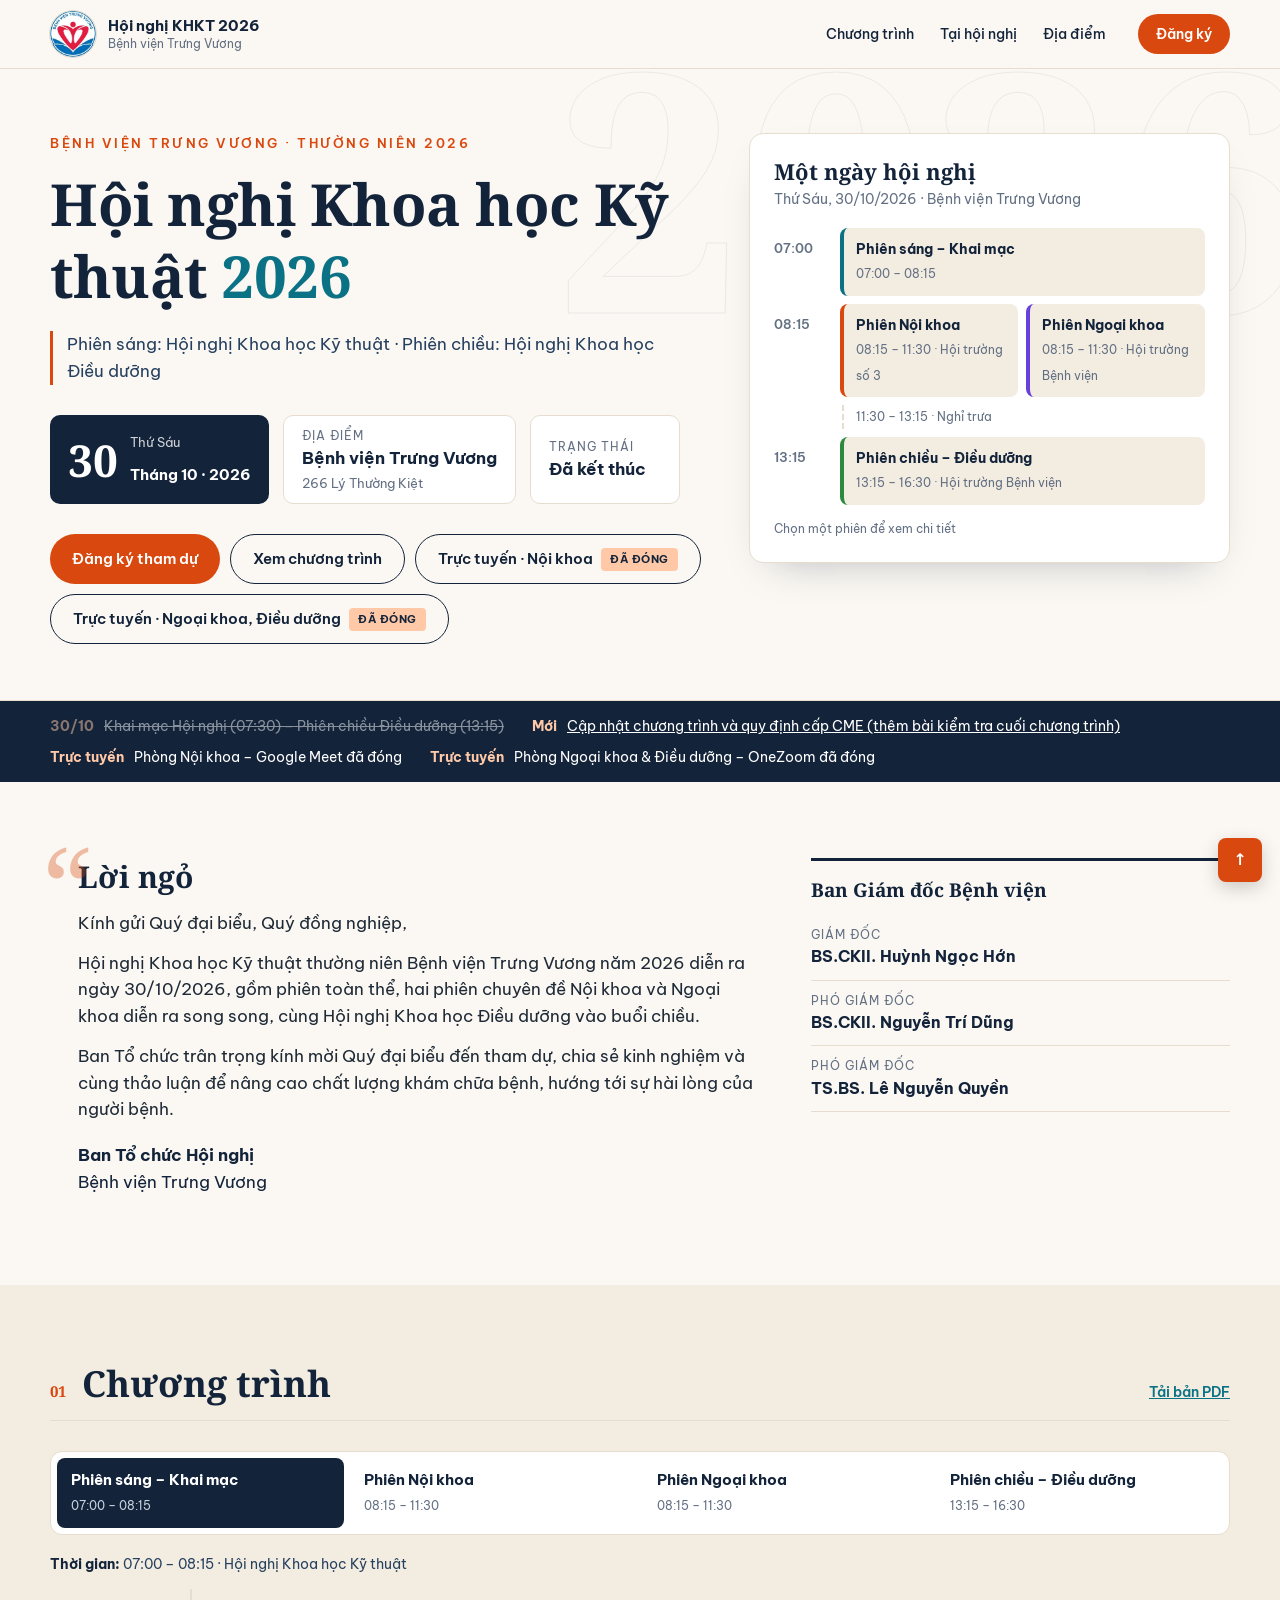
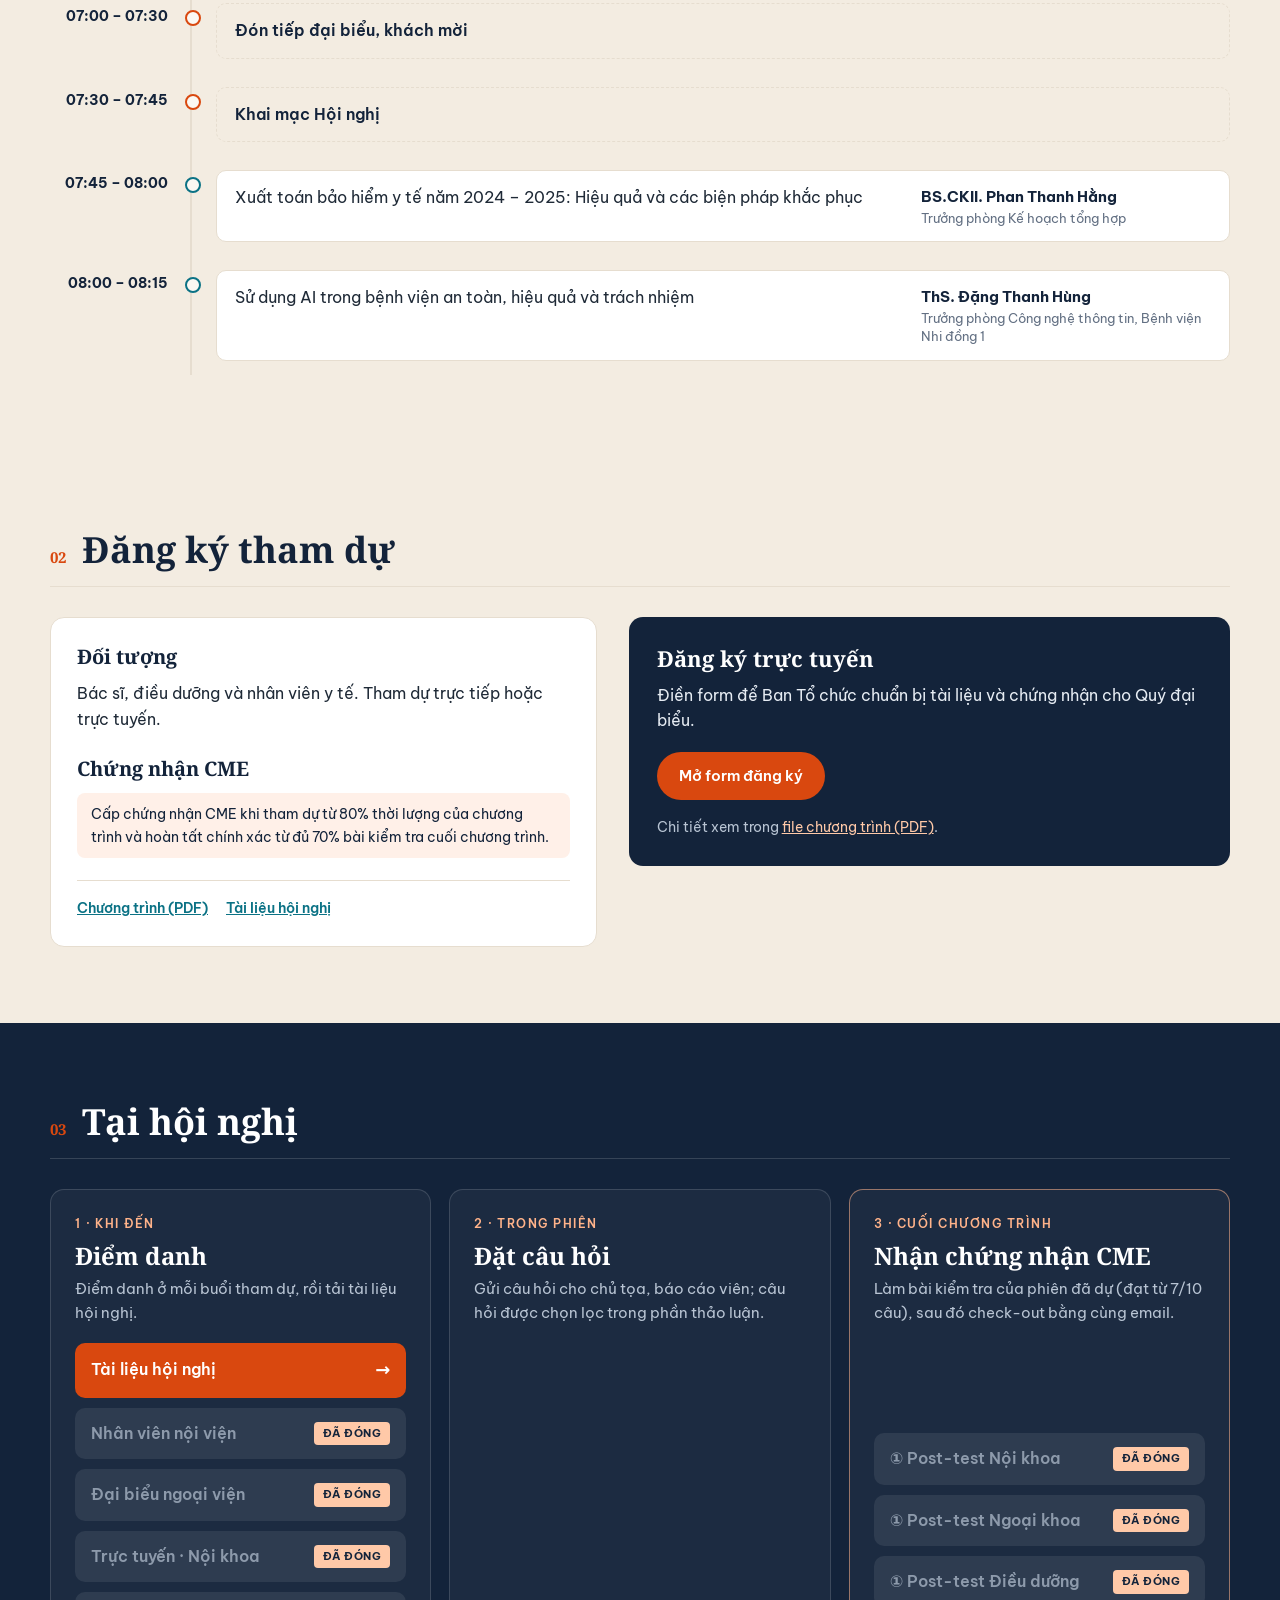
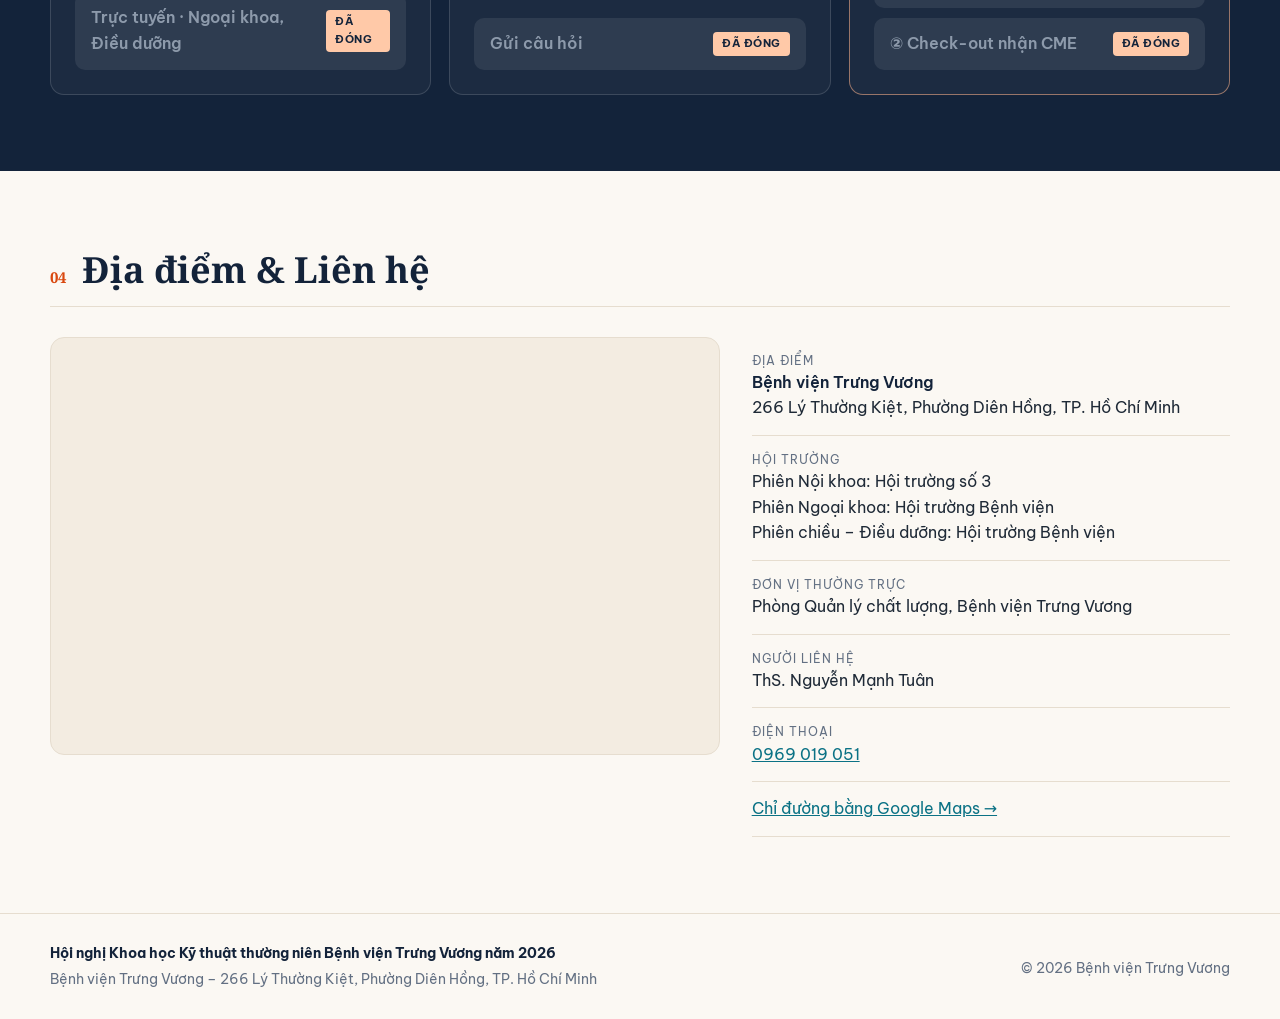
<file: index.html>
<!doctype html>
<html lang="vi">
<head>
  <meta charset="utf-8">
  <meta name="viewport" content="width=device-width, initial-scale=1">
  <title>Hội nghị KHKT thường niên Bệnh viện Trưng Vương 2026</title>
  <meta name="description" content="Hội nghị Khoa học Kỹ thuật thường niên Bệnh viện Trưng Vương năm 2026 – ngày 30/10/2026: chương trình, báo cáo viên, đăng ký, điểm danh và CME.">
  <meta property="og:title" content="Hội nghị KHKT thường niên Bệnh viện Trưng Vương 2026">
  <meta property="og:description" content="Ngày 30/10/2026 · Chương trình, báo cáo viên, đăng ký tham dự, điểm danh và nhận CME.">
  <meta name="theme-color" content="#13233a">
  <link rel="icon" href="assets/favicon.svg" type="image/svg+xml">
  <link rel="apple-touch-icon" href="assets/logo-bvtv.jpg">
  <link rel="preconnect" href="https://fonts.googleapis.com">
  <link rel="preconnect" href="https://fonts.gstatic.com" crossorigin>
  <link href="https://fonts.googleapis.com/css2?family=Be+Vietnam+Pro:wght@400;500;600;700&family=Noto+Serif:wght@600;700&display=swap" rel="stylesheet">
  <link rel="stylesheet" href="css/style.css">
</head>
<body>
  <a class="skip" href="#main">Bỏ qua điều hướng</a>

  <header class="site-head">
    <div class="wrap head-row">
      <a class="brand" href="#top">
        <span class="brand-mark" id="brandLogo"></span>
        <span class="brand-text">
          <strong id="brandTitle"></strong>
          <small id="brandSub"></small>
        </span>
      </a>
      <nav class="nav" id="nav" aria-label="Điều hướng chính">
        <a href="#chuong-trinh">Chương trình</a>
        <a href="#dang-ky" class="nav-reg">Đăng ký</a>
        <a href="#diem-danh">Tại hội nghị</a>
        <a href="#nha-tai-tro" id="navSponsors">Nhà tài trợ</a>
        <a href="#dia-diem">Địa điểm</a>
      </nav>
      <a class="btn btn-coral head-cta" href="#dang-ky">Đăng ký</a>
      <button class="menu-btn" id="menuBtn" aria-label="Mở menu" aria-expanded="false" aria-controls="nav">
        <span></span><span></span><span></span>
      </button>
    </div>
  </header>

  <main id="main">
    <!-- MỞ ĐẦU -->
    <section class="hero" id="top">
      <img class="hero-banner" id="heroBanner" alt="" hidden>
      <div class="wrap hero-grid">
        <div class="hero-copy">
          <p class="eyebrow" id="heroKicker"></p>
          <h1 id="heroTitle"></h1>
          <p class="hero-theme" id="heroTheme"></p>
          <div class="hero-facts">
            <div class="date-tile" id="dateTile"></div>
            <div class="fact">
              <span>Địa điểm</span>
              <b id="heroVenue"></b>
              <small id="heroAddr"></small>
            </div>
            <div class="fact">
              <span id="countLabel">Khai mạc sau</span>
              <b id="countdown"></b>
            </div>
          </div>
          <div class="hero-cta">
            <a class="btn btn-coral" href="#dang-ky">Đăng ký tham dự</a>
            <a class="btn btn-line" href="#chuong-trinh">Xem chương trình</a>
            <a class="btn btn-line" data-link="onlineNoi" data-hide-empty href="#">Trực tuyến · Nội khoa</a>
            <a class="btn btn-line" data-link="onlineLink" data-hide-empty href="#">Trực tuyến · Ngoại khoa, Điều dưỡng</a>
          </div>
        </div>
        <aside class="day-card" aria-labelledby="dayCardTitle">
          <h2 id="dayCardTitle">Một ngày hội nghị</h2>
          <p class="day-date" id="dayDate"></p>
          <div class="day-plan" id="dayPlan"></div>
          <p class="day-hint">Chọn một phiên để xem chi tiết</p>
        </aside>
      </div>
    </section>

    <!-- DẢI THÔNG BÁO -->
    <div class="notice" aria-label="Thông báo">
      <div class="wrap notice-row" id="notice"></div>
    </div>

    <!-- LỜI NGỎ -->
    <section class="section" id="gioi-thieu">
      <div class="wrap letter-grid">
        <article class="letter">
          <h2 class="letter-title">Lời ngỏ</h2>
          <div id="welcome"></div>
        </article>
        <aside class="board">
          <h3 id="committeeTitle">Ban Tổ chức</h3>
          <ul id="committee"></ul>
        </aside>
      </div>
    </section>

    <!-- 01 CHƯƠNG TRÌNH -->
    <section class="section sand" id="chuong-trinh">
      <div class="wrap">
        <header class="sec-head">
          <span class="sec-num">01</span>
          <h2>Chương trình</h2>
          <a class="sec-link" data-link="programPdf" href="#">Tải bản PDF</a>
        </header>
        <div class="seg" role="tablist" id="dayTabs" aria-label="Các phiên"></div>
        <div class="session-meta" id="sessionMeta"></div>
        <div class="chairs" id="chairs"></div>
        <ol class="agenda" id="programBody"></ol>
      </div>
    </section>

    <!-- 02 ĐĂNG KÝ -->
    <section class="section sand" id="dang-ky">
      <div class="wrap">
        <header class="sec-head">
          <span class="sec-num">02</span>
          <h2>Đăng ký tham dự</h2>
        </header>
        <div class="reg-grid">
          <div class="price-card">
            <h3>Đối tượng</h3>
            <p id="audience"></p>
            <h3>Chứng nhận CME</h3>
            <p class="cme" id="cmeNote"></p>
            <div class="doc-links">
              <a data-link="programPdf" data-hide-empty href="#">Chương trình (PDF)</a>
              <a data-link="invitation" data-hide-empty href="#">Thư mời</a>
              <a data-link="documents" data-hide-empty href="#">Tài liệu hội nghị</a>
              <a data-link="abstract" data-hide-empty href="#">Nộp bài tóm tắt</a>
            </div>
          </div>
          <div class="reg-cta">
            <h3>Đăng ký trực tuyến</h3>
            <p>Điền form để Ban Tổ chức chuẩn bị tài liệu và chứng nhận cho Quý đại biểu.</p>
            <a class="btn btn-coral" data-link="register" href="#">Mở form đăng ký</a>
            <p class="reg-note">Chi tiết xem trong <a data-link="programPdf" data-hide-empty href="#">file chương trình (PDF)</a>.</p>
          </div>
        </div>
      </div>
    </section>

    <!-- 03 TẠI HỘI NGHỊ -->
    <section class="section dark" id="diem-danh">
      <div class="wrap">
        <header class="sec-head">
          <span class="sec-num">03</span>
          <h2>Tại hội nghị</h2>
        </header>
        <!-- Sắp theo thứ tự trong ngày: khi đến → trong phiên → cuối chương trình -->
        <div class="onsite">
          <article class="phase">
            <span class="phase-n">1 · Khi đến</span>
            <h3>Điểm danh</h3>
            <p>Điểm danh ở mỗi buổi tham dự, rồi tải tài liệu hội nghị.</p>
            <div class="phase-btns">
              <a class="pbtn pbtn-main" data-link="documents" data-hide-empty href="#">Tài liệu hội nghị</a>
              <a class="pbtn" data-link="checkinInternal" href="#">Nhân viên nội viện</a>
              <a class="pbtn" data-link="checkinExternal" href="#">Đại biểu ngoại viện</a>
              <a class="pbtn" data-link="onlineNoi" data-hide-empty href="#">Trực tuyến · Nội khoa</a>
              <a class="pbtn" data-link="onlineLink" data-hide-empty href="#">Trực tuyến · Ngoại khoa, Điều dưỡng</a>
            </div>
          </article>
          <article class="phase">
            <span class="phase-n">2 · Trong phiên</span>
            <h3>Đặt câu hỏi</h3>
            <p>Gửi câu hỏi cho chủ tọa, báo cáo viên; câu hỏi được chọn lọc trong phần thảo luận.</p>
            <div class="phase-btns">
              <a class="pbtn" data-link="question" href="#">Gửi câu hỏi</a>
            </div>
          </article>
          <article class="phase phase-cme">
            <span class="phase-n">3 · Cuối chương trình</span>
            <h3>Nhận chứng nhận CME</h3>
            <p>Làm bài kiểm tra của phiên đã dự (đạt từ 7/10 câu), sau đó check-out bằng cùng email.</p>
            <div class="phase-btns">
              <a class="pbtn" data-link="postTestNoi" href="#">① Post-test Nội khoa</a>
              <a class="pbtn" data-link="postTestNgoai" href="#">① Post-test Ngoại khoa</a>
              <a class="pbtn" data-link="postTestDD" href="#">① Post-test Điều dưỡng</a>
              <a class="pbtn pbtn-main" data-link="checkoutCME" href="#">② Check-out nhận CME</a>
            </div>
          </article>
        </div>
      </div>
    </section>

    <!-- NHÀ TÀI TRỢ (tự ẩn khi chưa có) -->
    <section class="section" id="nha-tai-tro">
      <div class="wrap">
        <header class="sec-head"><h2>Nhà tài trợ</h2></header>
        <div id="sponsors"></div>
      </div>
    </section>

    <!-- 04 ĐỊA ĐIỂM -->
    <section class="section" id="dia-diem">
      <div class="wrap">
        <header class="sec-head">
          <span class="sec-num">04</span>
          <h2>Địa điểm &amp; Liên hệ</h2>
        </header>
        <div class="venue-grid">
          <div class="map"><iframe id="map" title="Bản đồ địa điểm hội nghị" loading="lazy" referrerpolicy="no-referrer-when-downgrade"></iframe></div>
          <ul class="contact" id="contact"></ul>
        </div>
      </div>
    </section>
  </main>

  <footer class="footer">
    <div class="wrap footer-row">
      <div>
        <strong id="footTitle"></strong>
        <p id="footAddr"></p>
      </div>
      <p class="foot-copy" id="copy"></p>
    </div>
  </footer>

  <a class="to-top" href="#top" aria-label="Lên đầu trang">↑</a>

  <script src="js/data.js"></script>
  <script src="js/main.js"></script>
</body>
</html>
</file>
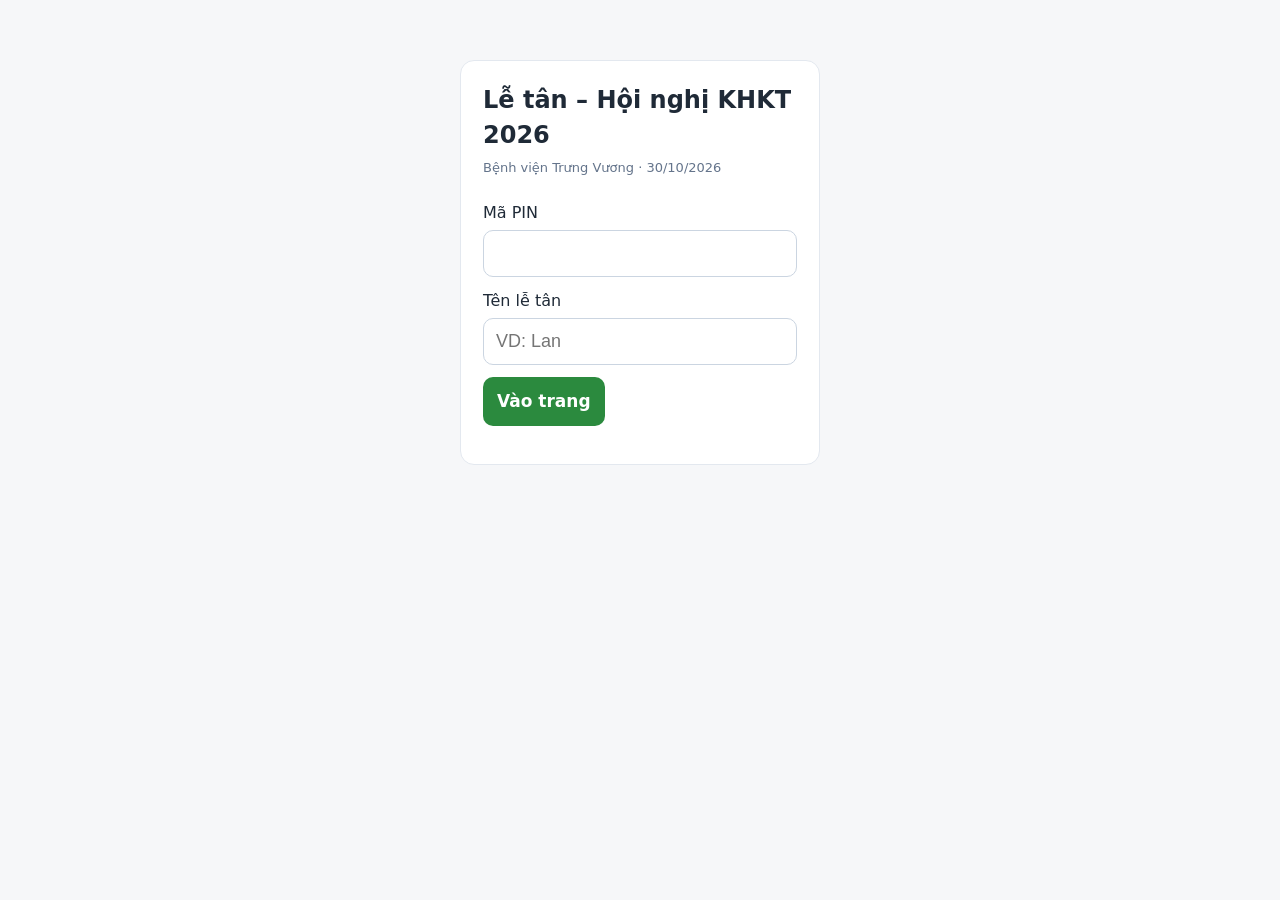
<file: le-tan.html>
<!doctype html><html lang="vi"><head><meta charset="utf-8">
<meta name="viewport" content="width=device-width, initial-scale=1, maximum-scale=1">
<meta name="robots" content="noindex, nofollow">
<title>Lễ tân – Hội nghị KHKT BV Trưng Vương 2026</title>
<link rel="icon" href="assets/favicon.svg" type="image/svg+xml">
<script>
/* Trang này nằm trên website hội nghị và gọi Apps Script qua POST (không cần đăng nhập Google).
   Giả lập google.script.run để dùng chung giao diện với bản chạy trong Apps Script. */
var LE_TAN_API = "https://script.google.com/macros/s/AKfycbw7Fk1B6EfAQmH2wEHGcpNEXZPFEGK_mBrKNpuYo8oShcsPF_Xzhb_6ywL5naUabVwIxg/exec";
window.google = { script: { run: (function () {
  function R(ok, fail) { this.ok = ok; this.fail = fail; }
  R.prototype.withSuccessHandler = function (f) { return new R(f, this.fail); };
  R.prototype.withFailureHandler = function (f) { return new R(this.ok, f); };
  ["apiTaiDuLieu", "apiNhatKy", "apiXacNhan", "apiHoanTac"].forEach(function (fn) {
    R.prototype[fn] = function (pin, req) {
      var me = this;
      fetch(LE_TAN_API, { method: "POST", body: JSON.stringify({ fn: fn, pin: pin, req: req }) })
        .then(function (r) { return r.json(); })
        .then(function (d) { if (d.ok) { me.ok && me.ok(d.data); } else { me.fail && me.fail(new Error(d.error)); } })
        .catch(function () { me.fail && me.fail(new Error("Mất kết nối – kiểm tra mạng rồi thử lại")); });
    };
  });
  return new R();
})() } };
</script>
<style>
:root{--ink:#13233a;--coral:#d9480f;--ok:#2b8a3e;--warn:#e67700;--line:#e3e8ef;--muted:#64748b}
*{box-sizing:border-box}body{margin:0;font:16px/1.45 system-ui,-apple-system,"Segoe UI",Roboto,sans-serif;color:#1f2a37;background:#f6f7f9}
header{position:sticky;top:0;z-index:5;background:var(--ink);color:#fff;padding:10px 14px}
h1{font-size:16px;margin:0 0 6px}.stats{display:flex;gap:6px;flex-wrap:wrap;font-size:13px}
.stat{background:rgba(255,255,255,.12);border-radius:8px;padding:4px 9px}.stat b{font-size:15px}.stat.bad{background:#c92a2a}.stat.on{background:#fff;color:var(--ink)}.stat.on.bad{background:#c92a2a;color:#fff}
.buoi{display:flex;gap:6px;margin-top:8px;flex-wrap:wrap}.buoi button{flex:1 1 30%;font:inherit;font-size:13px;padding:8px 6px;border:1px solid rgba(255,255,255,.4);background:transparent;color:#fff;border-radius:8px}
.buoi button.on{background:#fff;color:var(--ink);font-weight:700}
main{padding:12px 14px 80px;max-width:720px;margin:auto}
#q{width:100%;font-size:20px;padding:14px 16px;border:2px solid var(--ink);border-radius:12px}
.card{background:#fff;border:1px solid var(--line);border-radius:12px;padding:12px 14px;margin-top:10px}
.name{font-weight:700;font-size:17px}.meta{color:var(--muted);font-size:13px}
.badge{display:inline-block;font-size:12px;font-weight:700;padding:2px 8px;border-radius:6px;margin:6px 6px 0 0}
.b-ok{background:#d3f9d8;color:#1b5e20}.b-done{background:#e7f5ff;color:#1864ab}.b-no{background:#fff4e6;color:#9c3d00}
.row{display:flex;gap:8px;flex-wrap:wrap;margin-top:10px}
.btn{font:inherit;font-weight:700;border:0;border-radius:10px;padding:12px 14px;cursor:pointer}
.go{background:var(--ok);color:#fff;flex:1 1 100%;font-size:17px}.sub{background:#eef1f5;color:var(--ink);font-size:14px}
.btn:disabled{opacity:.5}
#toast{position:fixed;left:12px;right:12px;bottom:14px;padding:14px 16px;border-radius:12px;color:#fff;font-weight:700;display:none;z-index:9}
#toast button{margin-top:8px;font:inherit;font-weight:700;border:2px solid #fff;background:transparent;color:#fff;border-radius:8px;padding:8px 14px}
.card.lech{border:2px solid var(--warn);background:#fff9f0}.b-het{background:#c92a2a;color:#fff}.b-lech{background:#ffe8cc;color:#9c3d00}
.warn{background:var(--warn);color:#fff;flex:1 1 100%;font-size:16px}
.opt{display:flex;align-items:center;gap:8px;margin:10px 2px 0;font-size:14px;color:var(--muted)}.opt input{width:20px;height:20px}
.pin{max-width:360px;margin:60px auto;background:#fff;padding:22px;border-radius:14px;border:1px solid var(--line)}
.pin input{width:100%;font-size:18px;padding:12px;margin:6px 0 12px;border:1px solid #cbd5e1;border-radius:10px}
.muted{color:var(--muted);font-size:13px}.new{border-style:dashed}
.new input{width:100%;font-size:16px;padding:10px;margin-top:6px;border:1px solid #cbd5e1;border-radius:8px}
</style></head><body>
<div id="login" class="pin">
  <h2 style="margin:0 0 6px">Lễ tân – Hội nghị KHKT 2026</h2>
  <div class="muted">Bệnh viện Trưng Vương · 30/10/2026</div><br>
  <label>Mã PIN<input id="pin" type="password" inputmode="numeric" autocomplete="off"></label>
  <label>Tên lễ tân<input id="nv" placeholder="VD: Lan"></label>
  <button class="btn go" onclick="dangNhap()">Vào trang</button>
  <p id="err" style="color:#c92a2a"></p>
</div>
<div id="app" style="display:none">
<header>
  <h1>Điểm danh & phát quà · <span id="nvTen"></span></h1>
  <div class="stats" id="stats"></div>
  <div class="buoi" id="buoi"></div>
</header>
<main>
  <input id="q" placeholder="Gõ tên hoặc đơn vị… (không dấu cũng được)" autocomplete="off" oninput="ve()">
  <label class="opt"><input type="checkbox" id="tatca" onchange="ve()"> Tìm cả người đăng ký buổi khác</label>
  <div id="kq"></div>
  <div class="card new" id="moi" style="display:none">
    <div class="name">Không có trong danh sách mời</div>
    <div class="meta">Chỉ điểm danh, KHÔNG phát quà (kể cả quà dư).</div>
    <input id="nTen" placeholder="Họ và tên"><input id="nDv" placeholder="Đơn vị công tác">
    <div class="row"><button class="btn sub" onclick="ngoaiDS()">Điểm danh người không có thư mời</button></div>
  </div>
</main>
</div>
<div id="toast"></div>
<script>
var PIN="", NV="", DS=[], LOG=[], TONG={}, GIO={}, BUOI=[], CHON="", dang=false;
function bo(s){return String(s||"").normalize("NFD").replace(/[̀-ͯ]/g,"").replace(/đ/g,"d").replace(/Đ/g,"D").toLowerCase();}
function e(s){return String(s==null?"":s).replace(/[&<>"]/g,function(c){return {"&":"&amp;","<":"&lt;",">":"&gt;",'"':"&quot;"}[c];});}
function toast(m,ok){var t=document.getElementById("toast");t.textContent=m;t.style.background=ok?"#2b8a3e":"#c92a2a";t.style.display="block";clearTimeout(t._h);t._h=setTimeout(function(){t.style.display="none";},ok?2500:5000);}
try{document.getElementById("nv").value=localStorage.getItem("ltNV")||"";}catch(x){}
function dangNhap(){
  PIN=document.getElementById("pin").value.trim();NV=document.getElementById("nv").value.trim();
  if(!NV){document.getElementById("err").textContent="Nhập tên lễ tân";return;}
  google.script.run.withSuccessHandler(function(d){
    try{localStorage.setItem("ltNV",NV);}catch(x){}
    DS=d.ds;LOG=d.log;TONG=d.tong;GIO=d.gio||{};BUOI=d.buoi;
    DS.forEach(function(x){x.s=bo(x.t+" "+x.d+" "+x.v+" "+x.g);});
    var h=new Date().getHours(); CHON=h<12?BUOI[0]:BUOI[2];
    document.getElementById("login").style.display="none";document.getElementById("app").style.display="block";
    document.getElementById("nvTen").textContent=NV; veBuoi(); ve(); document.getElementById("q").focus();
    setInterval(lamMoi,10000);
  }).withFailureHandler(function(er){document.getElementById("err").textContent=er.message;}).apiTaiDuLieu(PIN);
}
function lamMoi(){google.script.run.withSuccessHandler(function(l){LOG=l;ve();}).apiNhatKy(PIN);}
function veBuoi(){
  var nhan=["Sáng · Nội khoa","Sáng · Ngoại khoa","Chiều · Điều dưỡng"];
  document.getElementById("buoi").innerHTML=BUOI.map(function(b,i){return '<button class="'+(b===CHON?"on":"")+'" onclick="CHON=BUOI['+i+'];veBuoi();ve()">'+nhan[i]+"</button>";}).join("");
}
function loai(b){return String(b).indexOf("Buổi sáng")===0?"sáng":"chiều";}
var TEN_P={N:"Nội khoa",G:"Ngoại khoa",D:"Điều dưỡng"};
function bayGio(){return new Date().toLocaleTimeString("en-GB",{timeZone:"Asia/Ho_Chi_Minh",hour12:false}).slice(0,5);}
function ngoaiGio(){var g=GIO[loai(CHON)],h=bayGio();return !!g&&(h<g[0]||h>=g[1]);}
function maP(){return ["N","G","D"][BUOI.indexOf(CHON)]||"";}
function tenP(p){return p.split("").map(function(c){return TEN_P[c];}).join(" / ");}
function ve(){
  var lb=loai(CHON), daPhat=LOG.filter(function(l){return l.q&&loai(l.b)===lb;}).length, nhan={}, dd={};
  LOG.forEach(function(l){if(l.q)nhan[l.k]=l; dd[l.k+"|"+loai(l.b)]=l;});
  var bm=lb==="sáng"?"NG":"D", tong=TONG[lb]||0, con=tong-daPhat, g=GIO[lb];
  var chua=DS.filter(function(x){return x.q&&!nhan[x.k]&&x.p.split("").some(function(c){return bm.indexOf(c)>-1;});}).length;
  // Chỉ báo thiếu khi đã hết quà: đếm người có thư mời đến dự nhưng không còn quà (không đoán theo số đăng ký)
  var thieu=LOG.filter(function(l){return loai(l.b)===lb&&/^HẾT QUÀ/.test(l.th);}).length;
  // Đếm quà riêng từng buổi và cả ngày; buổi đang chọn được tô đậm
  var phat=function(b){return LOG.filter(function(l){return l.q&&loai(l.b)===b;}).length;};
  var o=function(b,ten){var t=TONG[b]||0,p=phat(b);return '<span class="stat'+(b===lb?" on":"")+(t-p<=0?" bad":"")+'">'+ten+': <b>'+p+"</b>/"+t+" · còn "+(t-p)+"</span>";};
  var tc=(TONG["sáng"]||0)+(TONG["chiều"]||0), pc=phat("sáng")+phat("chiều");
  document.getElementById("stats").innerHTML=o("sáng","Quà sáng (bác sĩ)")+o("chiều","Quà chiều (điều dưỡng)")+
    '<span class="stat">Cả ngày: <b>'+pc+"</b>/"+tc+" · còn "+(tc-pc)+'</span>'+(con<=0||thieu?'<span class="stat bad">HẾT QUÀ buổi '+lb+" · thiếu <b>"+thieu+"</b> người</span>":'<span class="stat">Đăng ký buổi '+lb+" chưa nhận <b>"+chua+"</b></span>")+
    (g?'<span class="stat'+(ngoaiGio()?" bad":"")+'">Giờ phát quà '+g[0]+"–"+g[1]+(ngoaiGio()?" · NGOÀI GIỜ":"")+"</span>":"");
  var q=bo(document.getElementById("q").value.trim()), kq=document.getElementById("kq");
  document.getElementById("moi").style.display=q.length>=2?"block":"none";
  if(q.length<2){kq.innerHTML='<p class="muted">Gõ ít nhất 2 chữ. Buổi đang chọn: <b>'+e(CHON)+"</b></p>";return;}
  var tu=q.split(/\s+/), mp=maP(), buoiMa=loai(CHON)==="sáng"?"NG":"D", tatca=document.getElementById("tatca").checked;
  var ds=DS.filter(function(x){return tu.every(function(w){return x.s.indexOf(w)>-1;}) && (tatca || x.p.split("").some(function(c){return buoiMa.indexOf(c)>-1;}));});
  ds.sort(function(a,b){return (b.p.indexOf(mp)>-1)-(a.p.indexOf(mp)>-1);}); ds=ds.slice(0,15);
  kq.innerHTML=ds.length?ds.map(function(x,i){
    var n=nhan[x.k], d=dd[x.k+"|"+loai(CHON)], h="";
    var lech=x.p.indexOf(mp)<0, hetTruoc=LOG.some(function(l){return l.k===x.k&&loai(l.b)!==lb&&/^HẾT QUÀ/.test(l.th);});
    var choQua=x.q&&!n&&!hetTruoc&&!d, het=choQua&&con<=0;
    h+='<div class="card'+(lech&&!d?" lech":"")+'"><div class="name">'+e(x.t)+'</div><div class="meta">'+e(x.g)+(x.d?" · "+e(x.d):"")+(x.v?" · "+e(x.v):"")+"</div>";
    if(!x.q) h+='<span class="badge b-no">Đăng ký – không thuộc nhóm nhận quà</span>';
    else if(n) h+='<span class="badge b-done">Đã nhận quà '+e(n.tg)+" · "+e(n.nv)+(n.n&&bo(n.n)!==bo(x.t)?" · người nhận: "+e(n.n):"")+"</span>";
    else if(d&&/^HẾT QUÀ/.test(d.th)) h+='<span class="badge b-het">Điểm danh lúc HẾT QUÀ – chưa nhận quà</span>';
    else if(hetTruoc) h+='<span class="badge b-no">Đã hết quà ở buổi trước – không nhận quà buổi '+lb+'</span>';
    else if(het) h+='<span class="badge b-het">HẾT QUÀ buổi '+lb+' – chỉ điểm danh, KHÔNG trao quà</span>';
    else h+='<span class="badge b-ok">Có thư mời – chưa nhận quà</span>';
    if(d) h+='<span class="badge b-done">Đã điểm danh '+loai(CHON)+" "+e(d.tg)+"</span>";
    if(lech&&!d) h+='<span class="badge b-lech">⚠ Đăng ký: '+e(tenP(x.p))+" – đang chọn "+e(TEN_P[mp])+"</span>";
    h+='<div class="row">';
    if(d){}
    else if(het) h+='<button class="btn warn" onclick="xacNhan('+i+','+(x.u?2:0)+')">'+(lech?"⚠ Khác phiên – ":"")+'Điểm danh – HẾT QUÀ, không trao quà</button>';
    else if(choQua&&x.u) h+='<button class="btn '+(lech?"warn":"go")+'" onclick="xacNhan('+i+',2)">'+(lech?"⚠ ":"")+'Phát cho người đại diện đơn vị…</button>';
    else if(choQua) h+='<button class="btn '+(lech?"warn":"go")+'" onclick="xacNhan('+i+',0)">'+(lech?"⚠ Khác phiên đăng ký – xác nhận…":"✔ Xác nhận + phát quà")+'</button><button class="btn sub" onclick="xacNhan('+i+',1)">Người khác dự thay…</button>';
    else h+='<button class="btn sub" onclick="xacNhan('+i+',0)">Điểm danh '+loai(CHON)+" (không phát quà)</button>";
    h+="</div></div>"; x._i=i; window["_r"+i]=x; return h;
  }).join(""):'<p class="muted">Không tìm thấy trong danh sách mời'+(tatca?"":" ở buổi này – thử tick ô <b>Tìm cả người đăng ký buổi khác</b>")+'.</p>';
}
function toastHT(m,id,qua){
  var t=document.getElementById("toast");t.innerHTML=e(m)+'<br><button onclick="hoanTac('+id+')">↩ Hoàn tác (15 giây)</button>';
  t.style.background=qua?"#2b8a3e":"#e67700";   // cam = đã điểm danh nhưng KHÔNG trao quàt.style.display="block";clearTimeout(t._h);t._h=setTimeout(function(){t.style.display="none";},15000);
}
function hoanTac(id){
  var t=document.getElementById("toast");t.style.display="none";
  google.script.run.withSuccessHandler(function(r){LOG=r.log||LOG;toast(r.msg,true);ve();})
  .withFailureHandler(function(er){toast(er.message,false);}).apiHoanTac(PIN,{id:id,nv:NV});
}
function gui(req){
  if(dang)return; dang=true; req.buoi=CHON; req.nv=NV;
  google.script.run.withSuccessHandler(function(r){dang=false;LOG=r.log||LOG;if(r.ok&&r.id){toastHT(r.msg,r.id,r.qua);}else{toast(r.msg,r.ok);}if(r.ok){document.getElementById("q").value="";document.getElementById("nTen").value="";document.getElementById("nDv").value="";}ve();document.getElementById("q").focus();})
  .withFailureHandler(function(er){dang=false;toast(er.message,false);}).apiXacNhan(PIN,req);
}
function xacNhan(i,kieu){
  var x=window["_r"+i], req={k:x.k}, mp=maP(), g=GIO[loai(CHON)];
  var lb=loai(CHON), daPhat=LOG.filter(function(l){return l.q&&loai(l.b)===lb;}).length;
  var coQua=x.q&&!LOG.some(function(l){return l.k===x.k&&(l.q||(loai(l.b)!==lb&&/^HẾT QUÀ/.test(l.th)));})&&daPhat<(TONG[lb]||0);
  if(coQua&&ngoaiGio()&&
    !confirm("⚠ Ngoài giờ phát quà buổi "+loai(CHON)+" ("+g[0]+"–"+g[1]+").\n\nVẫn điểm danh và PHÁT QUÀ cho "+x.t+"?"))return;
  if(x.p.indexOf(mp)<0){
    if(!confirm("⚠ "+x.t+" đăng ký phiên "+tenP(x.p)+",\nnhưng đang điểm danh: "+CHON+".\n\nĐã kiểm tra lại với đại biểu và vẫn xác nhận?"))return;
    req.lech=tenP(x.p);
  }
  if(kieu===1){var t=prompt("Họ tên người đến dự thay cho "+x.t+":");if(!t)return;req.nguoi=t;req.thay=1;req.ghiChu="Dự thay cho "+x.t;}
  if(kieu===2){var t2=prompt("Họ tên người đại diện "+x.t+":");if(!t2)return;req.nguoi=t2;}
  gui(req);
}
function ngoaiDS(){
  var t=document.getElementById("nTen").value.trim(), d=document.getElementById("nDv").value.trim();
  if(!t||!d){toast("Nhập họ tên và đơn vị",false);return;}
  gui({k:"",ten:t,dv:d,nguoi:t});
}
document.getElementById("pin").addEventListener("keydown",function(ev){if(ev.key==="Enter")dangNhap();});
setInterval(function(){if(PIN&&DS.length)ve();},60000);   // cập nhật trạng thái giờ phát quà
</script></body></html>
</file>
<file: css/style.css>
/* ===== Bảng màu & kiểu chữ — đổi ở đây nếu muốn đổi tông ===== */
:root {
  --ink: #13233a;          /* xanh mực: chữ đậm, nền tối */
  --ink-2: #26405f;
  --teal: #0b7285;         /* liên kết, điểm nhấn phụ */
  --coral: #d9480f;        /* nút chính, điểm nhấn */
  --coral-soft: #fff0e8;
  --paper: #fbf8f3;        /* nền giấy */
  --sand: #f3ece1;         /* nền các khối xen kẽ */
  --card: #ffffff;
  --line: #e6ddcf;
  --text: #1f2a37;
  --muted: #637083;
  --serif: "Noto Serif", Georgia, serif;
  --sans: "Be Vietnam Pro", system-ui, sans-serif;
  --r: 10px;
}

* { box-sizing: border-box; }
[hidden] { display: none !important; }
html { scroll-behavior: smooth; scroll-padding-top: 84px; }
body { margin: 0; font-family: var(--sans); color: var(--text); background: var(--paper); line-height: 1.6; -webkit-font-smoothing: antialiased; }
img { max-width: 100%; display: block; }
a { color: var(--teal); }
h1, h2, h3 { font-family: var(--serif); color: var(--ink); line-height: 1.25; }
.wrap { width: min(1180px, 100% - 32px); margin-inline: auto; }
.skip { position: absolute; left: -999px; }
.skip:focus { left: 16px; top: 8px; z-index: 99; background: #fff; padding: 8px 12px; }
.sr { position: absolute; width: 1px; height: 1px; overflow: hidden; clip: rect(0 0 0 0); }
:focus-visible { outline: 3px solid var(--coral); outline-offset: 2px; }

/* ===== Nút ===== */
.btn { display: inline-flex; align-items: center; justify-content: center; gap: 8px; padding: 12px 22px; border-radius: 999px; font-weight: 600; font-size: 15px; text-decoration: none; transition: background .15s, color .15s, border-color .15s; }
.btn-coral { background: var(--coral); color: #fff; }
.btn-coral:hover { background: #b93c0b; }
.btn-line { border: 1.5px solid var(--ink); color: var(--ink); }
.btn-line:hover { background: var(--ink); color: #fff; }

/* ===== Đầu trang ===== */
.site-head { position: sticky; top: 0; z-index: 50; background: rgba(251, 248, 243, .94); backdrop-filter: blur(8px); border-bottom: 1px solid var(--line); }
.head-row { display: flex; align-items: center; gap: 20px; height: 68px; }
.brand { display: flex; align-items: center; gap: 12px; text-decoration: none; min-width: 0; }
.brand-mark img { height: 46px; width: 46px; border-radius: 50%; object-fit: cover; background: #fff; box-shadow: 0 0 0 1px var(--line); }
.logo-mark { display: grid; place-items: center; width: 42px; height: 42px; border-radius: 8px; background: var(--ink); color: #fff; font-family: var(--serif); font-weight: 700; font-size: 13px; letter-spacing: .5px; position: relative; }
.logo-mark::after { content: ""; position: absolute; right: -3px; bottom: -3px; width: 12px; height: 12px; border-radius: 3px; background: var(--coral); }
.brand-text { display: flex; flex-direction: column; min-width: 0; line-height: 1.25; }
.brand-text strong { font-size: 15px; color: var(--ink); white-space: nowrap; overflow: hidden; text-overflow: ellipsis; }
.brand-text small { font-size: 12px; color: var(--muted); }
.nav { display: flex; gap: 2px; margin-left: auto; }
.nav a { color: var(--ink); text-decoration: none; font-size: 14px; font-weight: 500; padding: 8px 12px; border-radius: 6px; white-space: nowrap; }
.nav a:hover { background: var(--sand); }
.head-cta { padding: 9px 18px; font-size: 14px; }
.nav .nav-reg { display: none; }  /* trên máy tính đã có nút "Đăng ký" màu cam */
.menu-btn { display: none; background: none; border: 0; padding: 8px; cursor: pointer; margin-left: auto; }
.menu-btn span { display: block; width: 22px; height: 2px; background: var(--ink); margin: 5px 0; transition: transform .2s; }

/* ===== Mở đầu ===== */
.hero { position: relative; overflow: hidden; border-bottom: 1px solid var(--line); }
.hero::before { content: "2026"; position: absolute; right: -2vw; top: -4vw; font-family: var(--serif); font-weight: 700; font-size: 26vw; line-height: 1; color: transparent; -webkit-text-stroke: 1px rgba(19, 35, 58, .07); pointer-events: none; }
.hero-banner { width: 100%; height: auto; }
.hero-grid { position: relative; display: grid; grid-template-columns: 1.15fr .85fr; gap: 48px; padding: 64px 0 56px; align-items: start; }
.eyebrow { margin: 0 0 14px; font-size: 13px; font-weight: 600; letter-spacing: 2.5px; text-transform: uppercase; color: var(--coral); }
.hero h1 { font-size: clamp(32px, 4.8vw, 58px); margin: 0 0 18px; letter-spacing: -.5px; }
.hero h1 em { font-style: normal; color: var(--teal); }
.hero-theme { margin: 0 0 30px; font-size: 17px; color: var(--ink-2); max-width: 36em; border-left: 3px solid var(--coral); padding-left: 14px; }
.hero-facts { display: flex; flex-wrap: wrap; gap: 14px; margin-bottom: 30px; }
.date-tile { display: grid; grid-template-columns: auto 1fr; align-items: center; gap: 0 12px; background: var(--ink); color: #fff; border-radius: var(--r); padding: 12px 18px; }
.date-tile b { grid-row: span 2; font-family: var(--serif); font-size: 44px; line-height: 1; }
.date-tile span { font-size: 13px; opacity: .8; }
.date-tile strong { font-size: 15px; }
.fact { display: flex; flex-direction: column; justify-content: center; background: var(--card); border: 1px solid var(--line); border-radius: var(--r); padding: 10px 18px; min-width: 150px; }
.fact span { font-size: 12px; text-transform: uppercase; letter-spacing: 1px; color: var(--muted); }
.fact b { font-size: 17px; color: var(--ink); font-variant-numeric: tabular-nums; }
.fact small { font-size: 13px; color: var(--muted); }
.hero-cta { display: flex; flex-wrap: wrap; gap: 10px; }

/* Thẻ "Một ngày hội nghị" */
.day-card { background: var(--card); border: 1px solid var(--line); border-radius: 14px; padding: 24px; box-shadow: 0 18px 40px -24px rgba(19, 35, 58, .35); }
.day-card h2 { margin: 0; font-size: 22px; }
.day-date { margin: 2px 0 18px; color: var(--muted); font-size: 14px; }
.day-plan { display: grid; gap: 8px; }
.day-row { display: grid; grid-template-columns: 54px 1fr; gap: 12px; align-items: stretch; }
.day-row time { font-size: 13px; font-weight: 600; color: var(--muted); padding-top: 10px; font-variant-numeric: tabular-nums; }
.day-lanes { display: grid; gap: 8px; }
.day-lanes.two { grid-template-columns: 1fr 1fr; }
.day-block { text-align: left; font: inherit; cursor: pointer; border: 0; border-radius: 8px; padding: 10px 12px; background: var(--sand); color: var(--ink); border-left: 4px solid var(--teal); transition: transform .12s, background .12s; }
.day-block:hover { background: #ebe1d1; transform: translateX(2px); }
.day-block b { display: block; font-size: 14px; }
.day-block span { font-size: 12px; color: var(--muted); }
.day-block.c1 { border-left-color: var(--coral); }
.day-block.c2 { border-left-color: #6741d9; }
.day-block.c3 { border-left-color: #2b8a3e; }
.day-gap { grid-column: 2; font-size: 12px; color: var(--muted); padding: 2px 12px; border-left: 2px dashed var(--line); margin-left: 2px; }
.day-hint { margin: 14px 0 0; font-size: 12px; color: var(--muted); }

/* ===== Dải thông báo ===== */
.notice { background: var(--ink); color: #fff; }
.notice-row { display: flex; flex-wrap: wrap; gap: 8px 28px; padding: 14px 0; font-size: 14px; }
.notice-item { display: flex; gap: 10px; align-items: baseline; }
.notice-item time { font-weight: 700; color: #ffc9a8; font-variant-numeric: tabular-nums; }
.notice-item.past { opacity: .5; }
.notice-item.past span { text-decoration: line-through; }
.notice-item a { color: #fff; }

/* ===== Khối chung ===== */
.section { padding: 76px 0; }
.section.sand { background: var(--sand); }
.section.dark { background: var(--ink); color: #e6ecf3; }
.section.dark h2 { color: #fff; }
.sec-head { display: flex; align-items: baseline; gap: 16px; flex-wrap: wrap; margin-bottom: 30px; border-bottom: 1px solid var(--line); padding-bottom: 14px; }
.dark .sec-head { border-color: rgba(255,255,255,.15); }
.sec-num { font-family: var(--serif); font-size: 15px; font-weight: 700; color: var(--coral); }
.sec-head h2 { margin: 0; font-size: clamp(26px, 3.2vw, 36px); }
.sec-link { margin-left: auto; font-weight: 600; font-size: 14px; }

/* Lời ngỏ */
.letter-grid { display: grid; grid-template-columns: 1.7fr 1fr; gap: 48px; }
.letter { position: relative; padding-left: 28px; }
.letter::before { content: "“"; position: absolute; left: -8px; top: -30px; font-family: var(--serif); font-size: 110px; line-height: 1; color: var(--coral); opacity: .35; }
.letter-title { margin: 0 0 14px; font-size: 30px; }
.letter p { margin: 0 0 14px; font-size: 16.5px; }
.letter .sign { margin-top: 20px; color: var(--ink); }
.board { border-top: 3px solid var(--ink); padding-top: 18px; }
.board h3 { margin: 0 0 12px; font-size: 19px; }
.board ul { list-style: none; margin: 0; padding: 0; }
.board li { padding: 10px 0; border-bottom: 1px solid var(--line); }
.board li span { display: block; font-size: 12px; text-transform: uppercase; letter-spacing: 1px; color: var(--muted); }
.board li b { color: var(--ink); }

/* 01 Chương trình */
.seg { display: flex; flex-wrap: wrap; gap: 6px; background: var(--card); border: 1px solid var(--line); border-radius: 12px; padding: 6px; margin-bottom: 18px; }
.seg button { flex: 1 1 180px; font: inherit; text-align: left; border: 0; background: none; border-radius: 8px; padding: 10px 14px; cursor: pointer; color: var(--ink); }
.seg button b { display: block; font-size: 15px; }
.seg button span { font-size: 12px; color: var(--muted); }
.seg button:hover { background: var(--sand); }
.seg button[aria-selected="true"] { background: var(--ink); color: #fff; }
.seg button[aria-selected="true"] span { color: #c9d4e2; }
.session-meta { display: flex; flex-wrap: wrap; gap: 8px 20px; margin-bottom: 14px; font-size: 14px; color: var(--ink-2); }
.session-meta b { color: var(--ink); }
.session-meta:empty { display: none; }
.chairs { display: grid; grid-template-columns: 120px 1fr; gap: 8px 18px; background: var(--card); border: 1px solid var(--line); border-radius: var(--r); padding: 16px 20px; margin-bottom: 22px; }
.chairs:empty { display: none; }
.chairs > b { font-family: var(--serif); color: var(--coral); }
.chairs ul { list-style: none; margin: 0; padding: 0; display: grid; grid-template-columns: repeat(auto-fit, minmax(250px, 1fr)); gap: 8px 22px; }
.chairs li b { display: block; color: var(--ink); font-size: 15px; }
.chairs li span { font-size: 13px; color: var(--muted); }
.agenda { list-style: none; margin: 0; padding: 0; }
.slot { display: grid; grid-template-columns: 118px 1fr; gap: 0 22px; }
.slot time { font-weight: 700; font-size: 14px; color: var(--ink); padding: 16px 0; font-variant-numeric: tabular-nums; text-align: right; }
.slot-body { position: relative; border-left: 2px solid var(--line); padding: 14px 0 14px 24px; }
.slot-body::before { content: ""; position: absolute; left: -7px; top: 21px; width: 12px; height: 12px; border-radius: 50%; background: var(--paper); border: 2px solid var(--teal); }
.slot-card { display: grid; grid-template-columns: 1fr minmax(200px, 290px); gap: 16px; background: var(--card); border: 1px solid var(--line); border-radius: var(--r); padding: 14px 18px; }
.slot-title { margin: 0; }
.slot-who b { display: block; color: var(--ink); font-size: 14.5px; }
.slot-who span { display: block; font-size: 13px; color: var(--muted); line-height: 1.45; }
.slot.plain .slot-card { grid-template-columns: 1fr; background: transparent; border-style: dashed; font-weight: 600; color: var(--ink); }
.slot.plain .slot-body::before { border-color: var(--coral); }
.slot.break .slot-card { background: transparent; border: 0; padding: 6px 0; font-style: italic; color: var(--muted); font-weight: 500; }
.slot.break .slot-body::before { background: var(--line); border-color: var(--line); }

/* 02 Đăng ký */
.reg-grid { display: grid; grid-template-columns: 1fr 1.1fr; gap: 32px; align-items: start; }
.price-card { background: var(--card); border: 1px solid var(--line); border-radius: 14px; padding: 26px; }
.price-card h3 { margin: 0 0 12px; font-size: 20px; }
.price-card h3:not(:first-child) { margin-top: 24px; }
.cme { margin: 0; background: var(--coral-soft); border-radius: 8px; padding: 10px 14px; font-size: 14px; color: var(--ink); }
#audience { margin: 0; }
.reg-cta { background: var(--ink); color: #e6ecf3; border-radius: 14px; padding: 28px; }
.reg-cta h3 { margin: 0 0 10px; font-size: 22px; color: #fff; }
.reg-cta p { margin: 0 0 18px; }
.reg-cta .reg-note { margin: 16px 0 0; font-size: 14px; color: #b8c4d3; }
.reg-cta .reg-note a { color: #ffc9a8; }
.doc-links { display: flex; flex-wrap: wrap; gap: 8px 18px; margin-top: 22px; padding-top: 16px; border-top: 1px solid var(--line); }
.doc-links a { font-weight: 600; font-size: 14px; }

/* 03 Tại hội nghị */
.onsite { display: grid; grid-template-columns: repeat(3, 1fr); gap: 18px; }
.phase { display: flex; flex-direction: column; background: rgba(255,255,255,.04); border: 1px solid rgba(255,255,255,.14); border-radius: 14px; padding: 24px; }
.phase-cme { border-color: rgba(255,179,138,.55); }
.phase-n { font-size: 12px; font-weight: 600; letter-spacing: 1.5px; text-transform: uppercase; color: #ffb38a; }
.phase h3 { margin: 8px 0 6px; font-size: 24px; color: #fff; }
.phase p { flex: 1; margin: 0 0 18px; font-size: 15px; color: #b8c4d3; }
.phase-btns { display: grid; gap: 10px; }
.pbtn { display: flex; justify-content: space-between; align-items: center; gap: 10px; padding: 13px 16px; border-radius: 10px; background: #fff; color: var(--ink); font-weight: 600; text-decoration: none; transition: background .15s, transform .15s; }
.pbtn::after { content: "→"; color: var(--coral); font-size: 18px; }
.pbtn:hover { background: #ffe8dc; transform: translateX(2px); }
.pbtn.disabled { background: rgba(255,255,255,.08); color: #8d9aab; cursor: default; }
.pbtn-main { background: var(--coral); color: #fff; }
.pbtn-main::after { color: #fff; }
.pbtn-main:hover { background: #b93c0b; }
.pass { font-size: 12px; font-weight: 600; opacity: .8; margin-left: auto; padding-left: 8px; }
.pbtn.disabled::after { content: none; }
.soon { font-style: normal; font-size: 11px; font-weight: 700; letter-spacing: .5px; text-transform: uppercase; color: var(--ink); background: #ffc9a8; padding: 3px 9px; border-radius: 4px; }
.disabled { pointer-events: none; }

/* Nhà tài trợ */
.tier { margin-bottom: 26px; }
.tier h3 { font-size: 15px; text-transform: uppercase; letter-spacing: 1.5px; color: var(--muted); font-family: var(--sans); }
.tier-logos { display: flex; flex-wrap: wrap; gap: 14px; }
.sp { width: 200px; height: 100px; border: 1px solid var(--line); border-radius: var(--r); display: grid; place-items: center; padding: 14px; background: #fff; color: var(--muted); font-weight: 600; }
.sp img { max-height: 100%; object-fit: contain; }

/* 04 Địa điểm */
.venue-grid { display: grid; grid-template-columns: 1.4fr 1fr; gap: 32px; }
.map { border-radius: 14px; overflow: hidden; border: 1px solid var(--line); aspect-ratio: 16 / 10; background: var(--sand); }
.map iframe { width: 100%; height: 100%; border: 0; }
.contact { list-style: none; margin: 0; padding: 0; }
.contact li { padding: 14px 0; border-bottom: 1px solid var(--line); }
.contact li span { display: block; font-size: 12px; text-transform: uppercase; letter-spacing: 1px; color: var(--muted); }
.contact li b { color: var(--ink); font-weight: 600; }

/* Chân trang */
.footer { border-top: 1px solid var(--line); padding: 28px 0; font-size: 14px; color: var(--muted); }
.footer-row { display: flex; justify-content: space-between; gap: 16px; flex-wrap: wrap; align-items: center; }
.footer strong { color: var(--ink); }
.footer p { margin: 4px 0 0; }
.to-top { position: fixed; right: 18px; bottom: 18px; width: 44px; height: 44px; border-radius: 8px; background: var(--coral); color: #fff; display: grid; place-items: center; text-decoration: none; font-weight: 700; z-index: 40; box-shadow: 0 6px 18px rgba(0,0,0,.18); }

/* ===== Máy tính bảng ===== */
@media (max-width: 1000px) {
  .nav a { padding: 8px 8px; font-size: 13px; }
  .hero-grid, .letter-grid, .reg-grid, .venue-grid, .onsite { grid-template-columns: 1fr; }
  .hero-grid { gap: 32px; }
}
/* ===== Điện thoại ===== */
@media (max-width: 820px) {
  .head-cta { display: none; }
  .menu-btn { display: block; }
  .nav { display: none; position: absolute; left: 0; right: 0; top: 68px; flex-direction: column; background: var(--paper); border-bottom: 1px solid var(--line); padding: 8px 16px 14px; }
  .nav.open { display: flex; }
  .nav .nav-reg { display: block; }  /* điện thoại: nút cam bị ẩn nên hiện lại trong menu */
  .nav a { font-size: 15px; padding: 12px 8px; border-bottom: 1px solid var(--line); }
  .menu-btn[aria-expanded="true"] span:nth-child(1) { transform: translateY(7px) rotate(45deg); }
  .menu-btn[aria-expanded="true"] span:nth-child(2) { opacity: 0; }
  .menu-btn[aria-expanded="true"] span:nth-child(3) { transform: translateY(-7px) rotate(-45deg); }
}
@media (max-width: 640px) {
  .section { padding: 54px 0; }
  .hero-grid { padding: 40px 0; }
  .hero-facts { display: grid; grid-template-columns: 1fr 1fr; }
  .date-tile { grid-column: 1 / -1; }
  .fact { min-width: 0; }
  .hero-cta .btn { flex: 1 1 100%; }
  .day-card { padding: 18px; }
  .seg button { flex: 1 1 calc(50% - 6px); padding: 9px 10px; }
  .seg button b { font-size: 14px; }
  .chairs { grid-template-columns: 1fr; }
  .slot { grid-template-columns: 1fr; }
  .slot time { text-align: left; padding: 12px 0 4px 24px; border-left: 2px solid var(--line); }
  .slot-body { padding-top: 0; }
  .slot-body::before { top: -22px; }
  .slot-card { grid-template-columns: 1fr; gap: 8px; }
  .slot-who { border-top: 1px solid var(--line); padding-top: 8px; }
}
@media print {
  .site-head, .to-top, .hero::before { display: none; }
}
@media (prefers-reduced-motion: reduce) {
  html { scroll-behavior: auto; }
  * { transition: none !important; }
}
</file>
